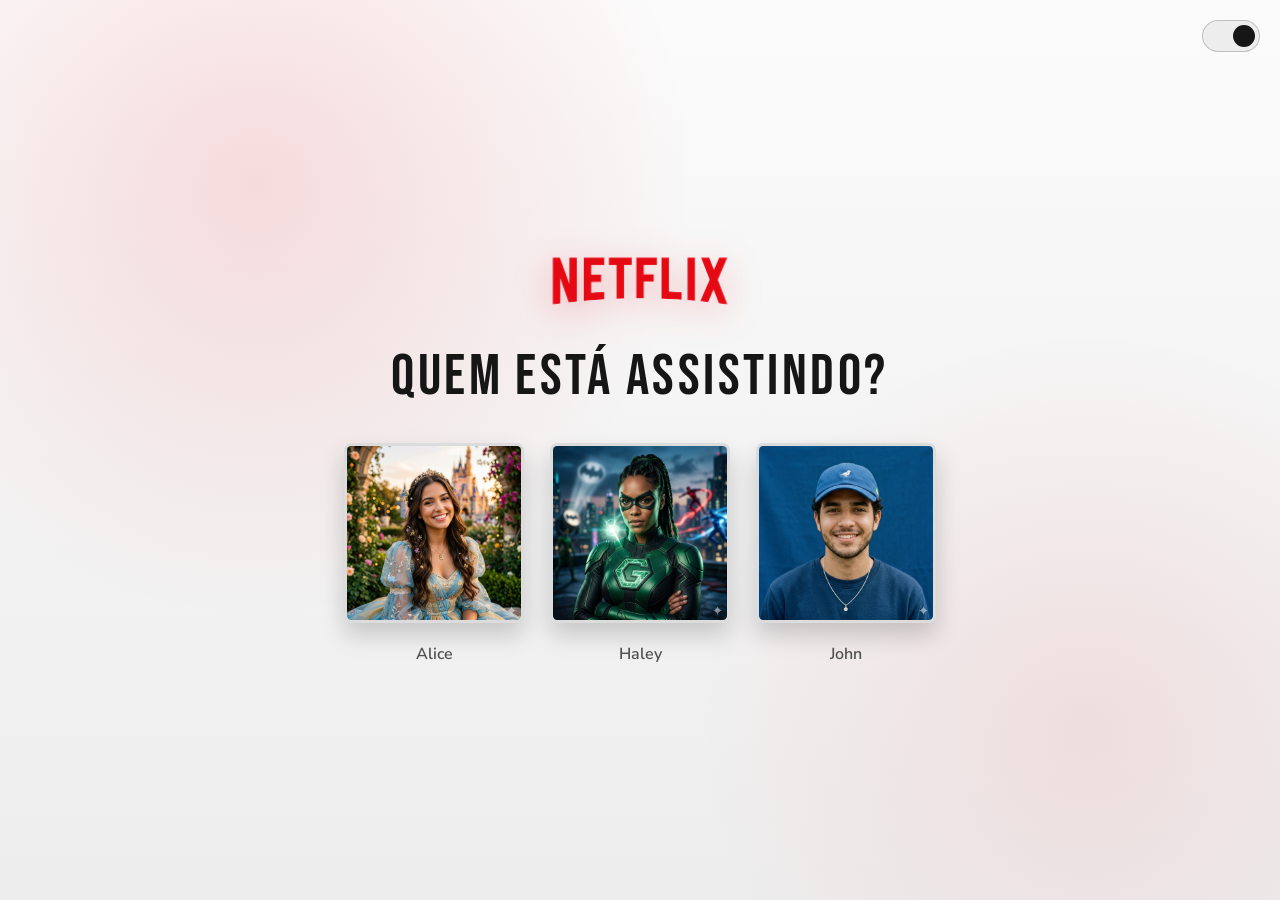
<file: index.html>
<!DOCTYPE html>
<html lang="pt-BR">

<head>
    <meta charset="UTF-8">
    <meta name="viewport" content="width=device-width, initial-scale=1.0">
    <title>Netflix</title>
    <link rel="stylesheet" href="style.css">
</head>

<body>
    <main>
        <header>
            <button type="button" class="theme-toggle" data-theme-toggle aria-pressed="false" aria-label="Ativar modo claro">
            </button>
            <img class="brand-logo" src="./assets/netflix.png" alt="Netflix">
            <h1>Quem está assistindo?</h1>
        </header>
        <section aria-label="Perfis disponíveis">
            <ul class="profiles">
                <li>
                    <ol aria-label="Perfil 1">
                        <li>
                            <a class="profile" href="catalogo/catalogo.html" aria-label="Selecionar Perfil 1">
                                <figure>
                                    <img src="./assets/perfil-1.jpg"
                                        alt="Imagem que mostra uma mulher sorrindo, vestida como uma princesa da Disney">
                                    <figcaption>Alice</figcaption>
                                </figure>
                            </a>
                        </li>
                    </ol>
                </li>
                <li>
                    <ol aria-label="Perfil 2">
                        <li>
                            <a class="profile" href="catalogo/catalogo.html" aria-label="Selecionar Perfil 2">
                                <figure>
                                    <img src="./assets/perfil-2.jpg"
                                        alt="Imagem que mostra uma mulher sorrindo, vestida como um super-herói">
                                    <figcaption>Haley</figcaption>
                                </figure>
                            </a>
                        </li>
                    </ol>
                </li>
                <li>
                    <ol aria-label="Perfil 3">
                        <li>
                            <a class="profile" href="catalogo/catalogo.html" aria-label="Selecionar Perfil 3">
                                <figure>
                                    <img src="./assets/perfil-3.jpg"
                                        alt="Imagem que mostra um homem sorrindo, vestido com uma camisa azul e um boné azul">
                                    <figcaption>John</figcaption>
                                </figure>
                            </a>
                        </li>
                    </ol>
                </li>
            </ul>
        </section>
    </main>
    <script src="script.js" defer></script>
</body>

</html>
</file>
<file: style.css>
@import url('https://fonts.googleapis.com/css2?family=Bebas+Neue&family=Nunito+Sans:wght@400;600;700&display=swap');

:root {
	--bg-main: #141414;
	/* Cor principal do fundo da pagina */
	--bg-soft: #1f1f1f;
	/* Cor de apoio para fundos secundarios */
	--text-primary: #f5f5f1;
	/* Cor principal dos textos */
	--text-secondary: #a3a3a3;
	/* Cor secundaria para textos menos destacados */
	--brand-red: #e50914;
	/* Vermelho da identidade visual inspirada na Netflix */
	--focus-ring: #ffffff;
	/* Cor do contorno de foco para acessibilidade */
	--bg-layer-1: rgba(229, 9, 20, 0.15);
	/* Camada superior de destaque no fundo */
	--bg-layer-2: rgba(229, 9, 20, 0.1);
	/* Camada secundaria de destaque no fundo */
	--bg-base-start: #1b1b1b;
	/* Cor inicial do gradiente principal de fundo */
	--bg-base-end: #111111;
	/* Cor final do gradiente principal de fundo */
	--card-shadow: 0 18px 30px rgba(0, 0, 0, 0.35);
	/* Sombra padrao dos avatares */
	--card-shadow-hover: 0 22px 40px rgba(0, 0, 0, 0.45);
	/* Sombra intensificada em interacao */
	--toggle-bg: rgba(255, 255, 255, 0.08);
	/* Fundo do botao de tema */
	--toggle-border: rgba(255, 255, 255, 0.25);
	/* Borda do botao de tema */
}

:root[data-theme='light'] {
	--bg-main: #f2f2f2;
	/* Cor principal do fundo no modo claro */
	--bg-soft: #dcdcdc;
	/* Cor de apoio para elementos no modo claro */
	--text-primary: #161616;
	/* Cor principal dos textos no modo claro */
	--text-secondary: #505050;
	/* Cor secundaria dos textos no modo claro */
	--focus-ring: #1a1a1a;
	/* Cor de foco para contraste no modo claro */
	--bg-layer-1: rgba(229, 9, 20, 0.12);
	/* Camada superior de destaque no modo claro */
	--bg-layer-2: rgba(229, 9, 20, 0.08);
	/* Camada secundaria de destaque no modo claro */
	--bg-base-start: #fbfbfb;
	/* Cor inicial do gradiente no modo claro */
	--bg-base-end: #ededed;
	/* Cor final do gradiente no modo claro */
	--card-shadow: 0 12px 24px rgba(0, 0, 0, 0.18);
	/* Sombra mais suave para o modo claro */
	--card-shadow-hover: 0 16px 30px rgba(0, 0, 0, 0.22);
	/* Sombra de hover ajustada para o modo claro */
	--toggle-bg: rgba(0, 0, 0, 0.05);
	/* Fundo do botao de tema no modo claro */
	--toggle-border: rgba(0, 0, 0, 0.2);
	/* Borda do botao de tema no modo claro */
}

* {
	margin: 0;
	/* Remove margens padrao de todos os elementos */
	padding: 0;
	/* Remove paddings padrao de todos os elementos */
	box-sizing: border-box;
	/* Inclui borda e padding dentro da largura/altura total */
}

body {
	min-height: 100vh;
	/* Garante que o body ocupe no minimo toda a altura da tela */
	font-family: 'Nunito Sans', sans-serif;
	/* Define a fonte padrao do conteudo */
	color: var(--text-primary);
	/* Aplica a cor padrao do texto */
	background:
		radial-gradient(circle at 20% 20%, var(--bg-layer-1), transparent 35%),
		radial-gradient(circle at 85% 80%, var(--bg-layer-2), transparent 30%),
		linear-gradient(180deg, var(--bg-base-start) 0%, var(--bg-base-end) 100%);
	/* Cria camadas de gradiente para profundidade no fundo */
	display: grid;
	/* Usa grid para facilitar centralizacao do conteudo principal */
	place-items: center;
	/* Centraliza o conteudo no eixo horizontal e vertical */
	padding: 2rem 1rem;
	/* Adiciona espaco interno para respiro nas bordas da tela */
	transition: background 0.35s ease, color 0.35s ease;
	/* Suaviza a troca entre temas */
}

main {
	width: min(920px, 100%);
	/* Limita largura maxima sem estourar em telas pequenas */
	text-align: center;
	/* Centraliza textos do conteudo principal */
}

header {
	display: grid;
	justify-items: center;
	gap: 0.9rem;
	/* Organiza titulo e botao com espaco consistente */
	margin-bottom: 2rem;
	/* Mantem distancia entre header e grade de perfis */
}

.brand-logo {
	width: clamp(140px, 24vw, 220px);
	height: auto;
	display: block;
	filter: drop-shadow(0 8px 18px rgba(229, 9, 20, 0.28));
	/* Ajusta escala da imagem da marca e preserva destaque visual */
}

.theme-toggle {
	width: 58px;
	height: 32px;
	/* Define dimensoes fixas do controle de alternancia */
	position: fixed;
	top: 1.25rem;
	right: 1.25rem;
	z-index: 20;
	/* Fixa o toggle no canto superior direito da pagina */
	border-radius: 999px;
	/* Mantem formato de pildora no controle */
	border: 1px solid var(--toggle-border);
	/* Delimita o botao sem pesar no layout */
	background: var(--toggle-bg);
	/* Define fundo conforme o tema ativo */
	cursor: pointer;
	padding: 0;
	transition: transform 0.2s ease, background-color 0.2s ease, border-color 0.2s ease;
	/* Suaviza interacoes do controle */
}

.theme-toggle::before {
	content: '';
	position: absolute;
	left: 4px;
	top: 50%;
	width: 22px;
	height: 22px;
	border-radius: 50%;
	background: var(--text-primary);
	transform: translateY(-50%);
	transition: transform 0.25s ease, background-color 0.25s ease;
	/* Cria e anima o pino interno do toggle */
}

:root[data-theme='light'] .theme-toggle::before {
	transform: translate(26px, -50%);
	/* Desloca o pino para indicar estado ativo do modo claro */
}

.theme-toggle:hover,
.theme-toggle:focus-visible {
	transform: translateY(-2px);
	/* Indica interacao ativa sem distrair */
}

.theme-toggle:focus-visible {
	outline: 2px solid var(--focus-ring);
	outline-offset: 4px;
	/* Melhora visibilidade do foco no teclado */
}

header h1 {
	font-family: 'Bebas Neue', sans-serif;
	/* Usa fonte de destaque no titulo */
	font-size: clamp(2.2rem, 5vw, 3.6rem);
	/* Escala o tamanho do titulo conforme largura da tela */
	letter-spacing: 0.06em;
	/* Aumenta o espacamento entre letras para estilo cinematografico */
	font-weight: 400;
	/* Mantem peso regular da fonte de titulo */
	margin-bottom: 0;
	/* Evita espaco duplicado com o margin do header */
}

.profiles {
	list-style: none;
	/* Remove marcadores da lista */
	display: grid;
	/* Organiza os perfis em grade */
	grid-template-columns: repeat(3, minmax(130px, 180px));
	/* Cria 3 colunas com largura minima e maxima */
	justify-content: center;
	/* Centraliza a grade dentro do container */
	gap: clamp(1rem, 2vw, 2rem);
	/* Define espaco entre itens com valor responsivo */
}

.profiles ol {
	list-style: none;
	/* Remove numeracao visual das listas internas sem perder semantica */
	margin: 0;
	/* Remove margem padrao para manter alinhamento do card */
	padding: 0;
	/* Remove recuo padrao para manter o grid consistente */
}

.profile {
	width: 100%;
	/* Faz o botao ocupar toda a largura disponivel do item */
	display: block;
	/* Faz o link de perfil ocupar toda a area do card */
	border: 0;
	/* Remove borda padrao do botao */
	background: transparent;
	/* Remove fundo padrao do botao */
	color: inherit;
	/* Herda a cor de texto do elemento pai */
	text-decoration: none;
	/* Remove sublinhado padrao de links */
	cursor: pointer;
	/* Mostra cursor de clique ao passar o mouse */
	padding: 0;
	/* Remove espaco interno padrao do botao */
	border-radius: 0.45rem;
	/* Arredonda os cantos para combinar com a imagem */
	transition: transform 0.25s ease;
	/* Anima movimento vertical em hover/foco */
}

.profile figure {
	margin: 0;
	/* Remove margem padrao do figure */
}

.profile img {
	width: 100%;
	/* Faz a imagem preencher a largura do card */
	aspect-ratio: 1 / 1;
	/* Mantem formato quadrado para todos os avatares */
	object-fit: cover;
	/* Recorta a imagem sem distorcer para preencher o quadro */
	border-radius: 0.45rem;
	/* Arredonda os cantos da imagem */
	border: 3px solid transparent;
	/* Reserva espaco de borda sem exibir cor inicialmente */
	background-color: var(--bg-soft);
	/* Define cor de fundo enquanto a imagem carrega */
	box-shadow: var(--card-shadow);
	/* Adiciona sombra para profundidade */
	transition: border-color 0.25s ease, filter 0.25s ease, box-shadow 0.25s ease;
	/* Suaviza mudancas visuais no hover/foco */
}

.profile figcaption {
	margin-top: 0.9rem;
	/* Cria distancia entre imagem e nome do perfil */
	color: var(--text-secondary);
	/* Aplica cor secundaria no nome do perfil */
	font-size: 1rem;
	/* Define tamanho legivel para o texto do nome */
	font-weight: 600;
	/* Usa peso semibold para dar destaque moderado */
	transition: color 0.25s ease;
	/* Suaviza mudanca de cor no hover/foco */
}

.profile:hover,
.profile:focus-visible {
	transform: translateY(-4px);
	/* Move o card para cima ao interagir */
}

.profile:hover img,
.profile:focus-visible img {
	border-color: var(--text-primary);
	/* Mostra borda clara para destacar o perfil ativo */
	filter: brightness(1.05);
	/* Aumenta levemente o brilho da imagem */
	box-shadow: var(--card-shadow-hover);
	/* Intensifica sombra durante interacao */
}

.profile:hover figcaption,
.profile:focus-visible figcaption {
	color: var(--text-primary);
	/* Destaca o nome do perfil quando ativo */
}

.profile:focus-visible {
	outline: 3px solid var(--focus-ring);
	/* Exibe contorno de foco para navegacao por teclado */
	outline-offset: 6px;
	/* Afasta o contorno da borda para melhor visibilidade */
}

@media (min-width: 1440px) {
	body {
		padding: 3rem 2rem;
		/* Aumenta respiro nas bordas em telas amplas */
	}

	main {
		width: min(1180px, 100%);
		/* Expande area util para monitores grandes */
	}

	.profiles {
		grid-template-columns: repeat(3, minmax(180px, 230px));
		/* Amplia tamanho dos cards em telas maiores */
		gap: 2.4rem;
		/* Aumenta espacamento entre perfis para melhor leitura visual */
	}

	.profile figcaption {
		font-size: 1.08rem;
		/* Eleva levemente o tamanho do nome do perfil */
	}
}

@media (max-width: 1024px) {
	body {
		padding: 2rem 1.25rem;
		/* Ajusta espacos para tablets horizontais e notebooks menores */
	}

	main {
		width: min(760px, 100%);
		/* Reduz largura maxima para manter proporcao */
	}

	.profiles {
		grid-template-columns: repeat(3, minmax(120px, 170px));
		/* Mantem 3 colunas com cards menores */
		gap: 1.3rem;
		/* Diminui o espacamento para caber melhor na faixa */
	}
}

@media (max-width: 768px) {
	body {
		padding: 1.75rem 1rem;
		/* Reduz preenchimento geral em tablets verticais */
	}

	header h1 {
		font-size: clamp(1.9rem, 8vw, 2.8rem);
		/* Recalibra o titulo para nao quebrar em varias linhas */
		margin-bottom: 1.5rem;
		/* Aproxima o titulo da grade em telas medias */
	}

	.profiles {
		grid-template-columns: repeat(2, minmax(130px, 1fr));
		/* Muda para 2 colunas no tablet/celular grande */
		gap: 1.1rem;
		/* Ajusta espaco entre itens no novo grid */
	}

	.profiles li:last-child {
		grid-column: 1 / -1;
		/* Faz o ultimo perfil ocupar linha completa */
		justify-self: center;
		/* Centraliza o ultimo perfil na linha */
		width: min(170px, 100%);
		/* Mantem largura equilibrada para o item isolado */
	}
}

@media (max-width: 480px) {
	main {
		width: min(360px, 100%);
		/* Ajusta limite de largura para celulares comuns */
	}

	body {
		padding: 1.25rem 0.85rem;
		/* Reduz ainda mais o padding para aproveitar a tela */
	}

	header h1 {
		font-size: clamp(1.7rem, 9vw, 2.3rem);
		/* Mantem titulo forte sem extrapolar o viewport */
		letter-spacing: 0.04em;
		/* Diminui espacamento para melhorar encaixe do texto */
		margin-bottom: 1.25rem;
		/* Compacta o topo em celulares */
	}

	.profiles {
		grid-template-columns: repeat(2, minmax(110px, 1fr));
		/* Mantem 2 colunas adaptadas para telas estreitas */
		gap: 0.9rem;
		/* Diminui distancia entre cards para caber com conforto */
	}

	.profiles li:last-child {
		grid-column: 1 / -1;
		/* Faz o ultimo item ocupar a linha inteira */
		justify-self: center;
		/* Centraliza o ultimo item na linha */
		width: min(145px, 100%);
		/* Ajusta largura do item final para nao ficar grande demais */
	}

	.profile figcaption {
		font-size: 0.95rem;
		/* Reduz discretamente o tamanho do texto no mobile */
		margin-top: 0.7rem;
		/* Aproxima nome e avatar em telas pequenas */
	}

	.profile:focus-visible {
		outline-width: 2px;
		/* Diminui espessura do foco para evitar excesso visual */
		outline-offset: 4px;
		/* Aproxima o contorno para caber melhor na area util */
	}
}

@media (max-width: 360px) {
	.profiles {
		grid-template-columns: 1fr;
		/* Usa coluna unica em celulares muito pequenos */
	}

	.profiles li:last-child {
		width: 100%;
		/* Deixa o ultimo item seguir o mesmo fluxo dos demais */
	}

	.profile {
		max-width: 190px;
		/* Limita largura visual do card para manter harmonia */
	}

	.profiles li {
		display: grid;
		/* Permite centralizar cada item individualmente */
		place-items: center;
		/* Centraliza os perfis na unica coluna */
	}
}

@media (hover: none) {

	.profile:hover,
	.profile:focus-visible {
		transform: none;
		/* Evita salto vertical em dispositivos touch */
	}

	.profile:hover img,
	.profile:focus-visible img {
		box-shadow: var(--card-shadow);
		/* Mantem sombra estavel em interacoes por toque */
	}

	.profile:hover figcaption,
	.profile:focus-visible figcaption {
		color: var(--text-secondary);
		/* Impede mudanca de cor permanente apos toque */
	}
}
</file>
